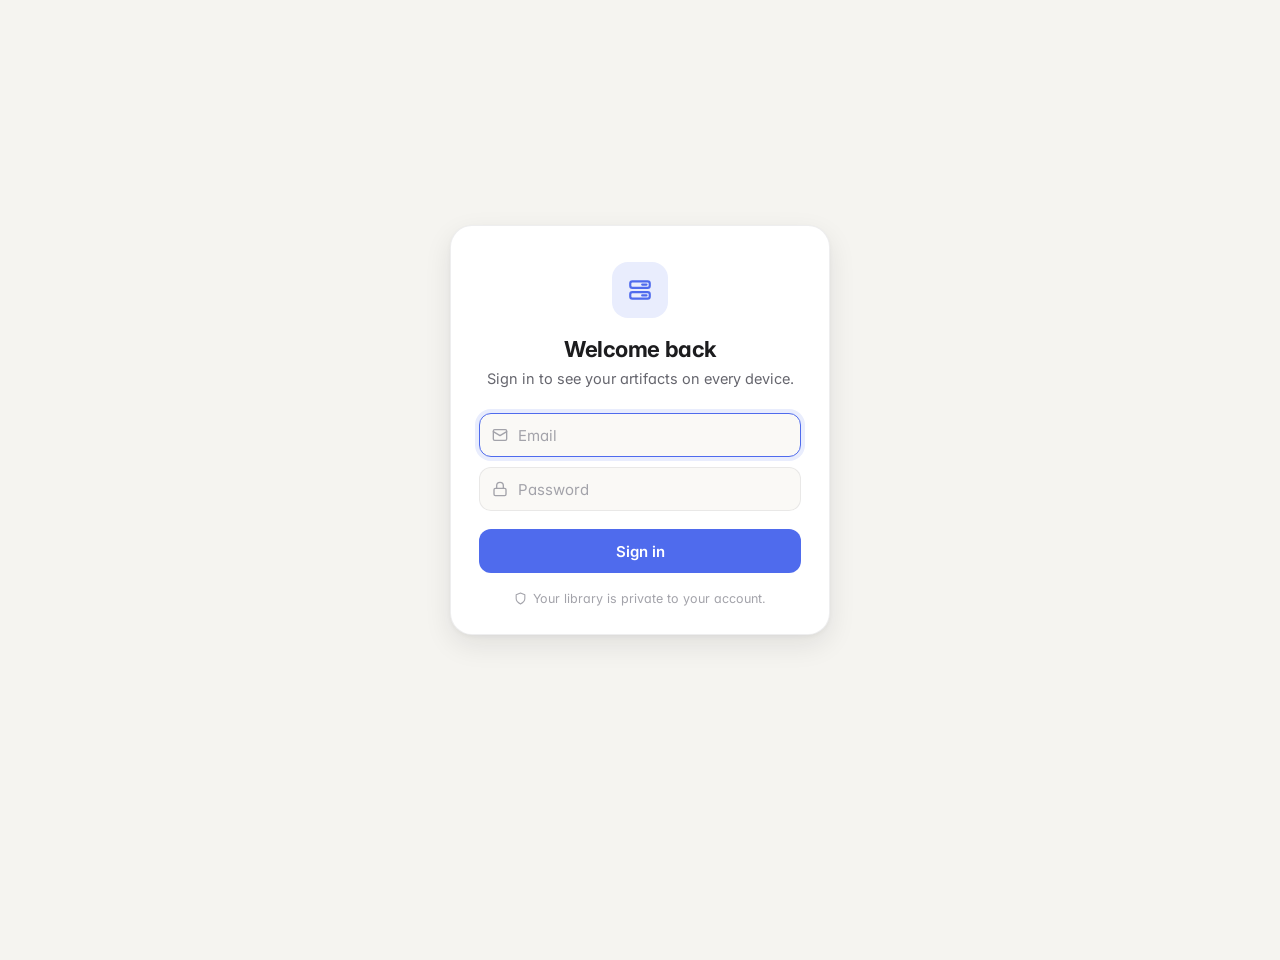
<file: index.html>
<!DOCTYPE html>
<html lang="en">
<head>
  <meta charset="UTF-8" />
  <meta name="viewport" content="width=device-width, initial-scale=1.0" />
  <title>Artifacts</title>
  <link rel="preconnect" href="https://fonts.googleapis.com" />
  <link rel="preconnect" href="https://fonts.gstatic.com" crossorigin />
  <link href="https://fonts.googleapis.com/css2?family=Inter:wght@400;500;600;700&display=swap" rel="stylesheet" />
  <link rel="stylesheet" href="styles.css" />
</head>
<body>
  <div class="page">
    <section class="login hidden" id="login-view">
      <form class="login-card" id="login-form" novalidate>
        <div class="login-logo" id="login-logo"></div>
        <h2>Welcome back</h2>
        <p class="lede">Sign in to see your artifacts on every device.</p>
        <div class="login-error" id="login-error" role="alert"></div>
        <label class="field">
          <span data-icon="mail"></span>
          <input type="email" id="login-email" placeholder="Email" autocomplete="username" />
        </label>
        <label class="field">
          <span data-icon="lock"></span>
          <input type="password" id="login-password" placeholder="Password" autocomplete="current-password" />
        </label>
        <button type="submit" class="btn primary" id="login-submit">Sign in</button>
        <p class="fine" id="login-fine"></p>
      </form>
    </section>

    <div class="hidden" id="app-view">
      <header class="app-header">
        <div>
          <h1>Artifacts</h1>
          <p class="subtitle" id="count-label"></p>
        </div>
        <div class="header-actions">
          <span class="sync synced" id="sync-status" role="status"></span>
          <button class="icon-btn" id="theme-toggle" aria-label="Toggle dark mode"></button>
          <button class="icon-btn" id="sign-out" aria-label="Sign out"></button>
        </div>
      </header>

      <form class="composer" id="composer" novalidate>
        <span data-icon="link"></span>
        <input type="url" id="url-input" placeholder="Paste a Claude artifact link…" autocomplete="off" aria-label="Artifact link" />
        <span class="hint"><kbd>Enter</kbd> to save</span>
        <button type="submit" class="btn primary" id="add-btn" disabled><span data-icon="plus"></span><span class="label">Save</span></button>
      </form>
      <div class="notice" id="notice" role="status"></div>

      <div class="tools hidden" id="tools">
        <div class="search" id="search">
          <span data-icon="search"></span>
          <input type="search" id="search-input" placeholder="Search by name…" autocomplete="off" enterkeyhint="search" aria-label="Search artifacts by name" />
          <span class="count" id="search-count" aria-live="polite"></span>
          <span class="hint"><kbd>/</kbd> to search</span>
          <button type="button" class="icon-btn clear" id="search-clear" aria-label="Clear search" title="Clear search"><span data-icon="x"></span></button>
        </div>
        <button type="button" class="sort-toggle" id="sort-toggle" role="switch" aria-checked="false"
                title="Sort by name, A to Z (off: newest first)">
          <span class="sort-label">A–Z</span><span class="switch" aria-hidden="true"></span>
        </button>
      </div>

      <main id="list" class="list"></main>
      <div class="no-results hidden" id="no-results">
        <span data-icon="search"></span>
        <h2 id="no-results-title">No matches</h2>
        <p>Try a different word, or check the spelling.</p>
        <button type="button" class="btn" id="no-results-clear">Clear search</button>
      </div>
      <div class="empty hidden" id="empty">
        <svg class="art" viewBox="0 0 132 110" aria-hidden="true">
          <rect x="14" y="18" width="104" height="24" rx="7" fill="var(--surface)" stroke="var(--border)" stroke-width="1.5"/>
          <rect x="22" y="26" width="40" height="5" rx="2.5" fill="var(--accent)" opacity="0.8"/>
          <rect x="84" y="22" width="30" height="16" rx="4" fill="var(--accent-soft)"/>
          <rect x="14" y="48" width="104" height="24" rx="7" fill="var(--surface)" stroke="var(--border)" stroke-width="1.5"/>
          <rect x="22" y="56" width="48" height="5" rx="2.5" fill="var(--text-3)" opacity="0.5"/>
          <rect x="84" y="52" width="30" height="16" rx="4" fill="var(--accent-soft)"/>
          <circle cx="104" cy="88" r="15" fill="var(--accent)"/>
          <path d="M104 81.5v13M97.5 88h13" stroke="#fff" stroke-width="3" stroke-linecap="round"/>
        </svg>
        <h2>Your library is empty</h2>
        <p>Paste a link to one of your shared Claude artifacts above. Its first slide becomes the picture, and you give it a name.</p>
      </div>
    </div>
  </div>

  <div class="toast" id="toast" role="status">
    <span>Link deleted</span>
    <button id="undo">Undo</button>
  </div>

  <script type="module" src="app.js"></script>
</body>
</html>
</file>
<file: styles.css>
/* ---------- Design tokens (same as the notes app) ---------- */
:root {
  --bg: #f5f4f0;
  --surface: #ffffff;
  --surface-2: #faf9f6;
  --text: #1c1c1e;
  --text-2: #66666e;
  --text-3: #a3a3aa;
  --border: rgba(20, 20, 30, 0.07);
  --accent: #4f6bed;
  --accent-hover: #3f5ae0;
  --accent-soft: #e9edfd;
  --danger: #e5484d;
  --danger-soft: #fdecec;
  --ok-fg: #1d7f46;
  --error-bg: #fde9e7; --error-fg: #c9372c;
  --shadow-sm: 0 1px 2px rgba(20, 20, 30, 0.04), 0 2px 8px rgba(20, 20, 30, 0.04);
  --shadow-md: 0 2px 4px rgba(20, 20, 30, 0.04), 0 10px 28px rgba(20, 20, 30, 0.09);
  --toast-bg: #1c1c1e;
  --toast-fg: #f5f5f7;
  --offline-bg: #fcf1d8; --offline-fg: #94650a;
  --ph-a: #eef1fd; --ph-b: #f6efe6;
  --shimmer: rgba(255, 255, 255, 0.6);
  --mark: #dce3ff;
  --switch-off: #d4d4da;
}
@media (prefers-color-scheme: dark) {
  :root:not([data-theme="light"]) {
    --bg: #131315;
    --surface: #1d1d20;
    --surface-2: #232327;
    --text: #ececef;
    --text-2: #a0a0a8;
    --text-3: #65656d;
    --border: rgba(255, 255, 255, 0.07);
    --accent: #7c93ff;
    --accent-hover: #93a6ff;
    --accent-soft: rgba(124, 147, 255, 0.15);
    --danger: #ff6b6b;
    --danger-soft: rgba(255, 107, 107, 0.14);
    --ok-fg: #6ee7a0;
    --error-bg: rgba(255, 107, 107, 0.15); --error-fg: #ff9187;
    --shadow-sm: 0 1px 2px rgba(0, 0, 0, 0.3);
    --shadow-md: 0 2px 6px rgba(0, 0, 0, 0.35), 0 12px 32px rgba(0, 0, 0, 0.4);
    --toast-bg: #2c2c31;
    --toast-fg: #f5f5f7;
    --offline-bg: rgba(245, 180, 60, 0.15); --offline-fg: #f2c46d;
    --ph-a: #20222c; --ph-b: #26232a;
    --shimmer: rgba(255, 255, 255, 0.06);
    --mark: rgba(124, 147, 255, 0.34);
    --switch-off: #46464d;
  }
}
:root[data-theme="dark"] {
  --bg: #131315;
  --surface: #1d1d20;
  --surface-2: #232327;
  --text: #ececef;
  --text-2: #a0a0a8;
  --text-3: #65656d;
  --border: rgba(255, 255, 255, 0.07);
  --accent: #7c93ff;
  --accent-hover: #93a6ff;
  --accent-soft: rgba(124, 147, 255, 0.15);
  --danger: #ff6b6b;
  --danger-soft: rgba(255, 107, 107, 0.14);
  --ok-fg: #6ee7a0;
  --error-bg: rgba(255, 107, 107, 0.15); --error-fg: #ff9187;
  --shadow-sm: 0 1px 2px rgba(0, 0, 0, 0.3);
  --shadow-md: 0 2px 6px rgba(0, 0, 0, 0.35), 0 12px 32px rgba(0, 0, 0, 0.4);
  --toast-bg: #2c2c31;
  --toast-fg: #f5f5f7;
  --offline-bg: rgba(245, 180, 60, 0.15); --offline-fg: #f2c46d;
  --ph-a: #20222c; --ph-b: #26232a;
  --shimmer: rgba(255, 255, 255, 0.06);
  --mark: rgba(124, 147, 255, 0.34);
  --switch-off: #46464d;
}

/* ---------- Base ---------- */
* { box-sizing: border-box; }
html { -webkit-text-size-adjust: 100%; }
body {
  margin: 0;
  font-family: "Inter", -apple-system, BlinkMacSystemFont, "Segoe UI", sans-serif;
  font-feature-settings: "cv11", "ss01";
  background: var(--bg);
  color: var(--text);
  -webkit-font-smoothing: antialiased;
  transition: background 0.3s ease, color 0.3s ease;
}
button, input { font: inherit; color: inherit; }
svg.icon { width: 18px; height: 18px; fill: none; stroke: currentColor; stroke-width: 2; stroke-linecap: round; stroke-linejoin: round; flex-shrink: 0; }

.page { max-width: 720px; margin: 0 auto; padding: 40px 16px 120px; }

/* ---------- Header ---------- */
.app-header { display: flex; align-items: flex-end; justify-content: space-between; gap: 12px; margin-bottom: 22px; }
.app-header h1 { font-size: 34px; font-weight: 700; letter-spacing: -0.025em; margin: 0; line-height: 1.1; }
.app-header .subtitle { margin: 6px 0 0; font-size: 14px; color: var(--text-2); font-weight: 500; }
.header-actions { display: flex; align-items: center; gap: 4px; }
.icon-btn {
  display: inline-grid; place-items: center;
  width: 36px; height: 36px; border-radius: 10px;
  border: none; background: transparent; color: var(--text-2); cursor: pointer;
  transition: background 0.15s ease, color 0.15s ease, transform 0.1s ease;
}
.icon-btn:hover { background: var(--surface); color: var(--text); box-shadow: var(--shadow-sm); }
.icon-btn:active { transform: scale(0.94); }

.sync {
  display: inline-flex; align-items: center; gap: 6px;
  height: 30px; padding: 0 11px; margin-right: 4px; border-radius: 999px;
  font-size: 12.5px; font-weight: 600; white-space: nowrap;
  background: var(--surface); border: 1px solid var(--border); color: var(--text-2);
  transition: color 0.2s ease, background 0.2s ease;
}
.sync svg.icon { width: 14px; height: 14px; stroke-width: 2.3; }
.sync.synced svg.icon { color: var(--ok-fg); }
.sync.syncing { color: var(--accent); }
.sync.syncing svg.icon { animation: spin 0.9s linear infinite; }
.sync.offline, .sync.error { background: var(--offline-bg); color: var(--offline-fg); border-color: transparent; }

/* ---------- Composer ---------- */
.composer {
  display: flex; align-items: center; gap: 10px;
  background: var(--surface); border-radius: 18px; padding: 8px 8px 8px 16px;
  box-shadow: var(--shadow-sm); border: 1px solid var(--border);
  transition: box-shadow 0.2s ease, border-color 0.2s ease;
}
.composer:focus-within { box-shadow: var(--shadow-md), 0 0 0 4px var(--accent-soft); border-color: transparent; }
.composer > svg.icon { color: var(--text-3); }
.composer input {
  flex: 1; min-width: 0; height: 40px; border: none; outline: none; background: transparent;
  font-size: 15.5px; color: var(--text);
}
.composer input::placeholder { color: var(--text-3); }
.hint { font-size: 12px; color: var(--text-3); white-space: nowrap; }
.hint kbd, .edit-hint kbd {
  font: inherit; font-size: 11px; font-weight: 600; color: var(--text-2);
  padding: 1px 5px; border-radius: 5px; background: var(--surface-2); border: 1px solid var(--border);
}
.btn {
  display: inline-flex; align-items: center; justify-content: center; gap: 6px;
  height: 40px; padding: 0 16px; border-radius: 12px; border: none;
  font-size: 14px; font-weight: 600; cursor: pointer; white-space: nowrap;
  transition: background 0.15s ease, transform 0.1s ease, opacity 0.15s ease;
}
.btn:active { transform: scale(0.97); }
.btn.primary { background: var(--accent); color: #fff; }
.btn.primary:hover { background: var(--accent-hover); }
.btn.primary:disabled { opacity: 0.4; cursor: default; transform: none; }
.btn svg.icon { width: 16px; height: 16px; stroke-width: 2.4; }

.notice {
  display: flex; align-items: center; gap: 8px;
  margin: 10px 4px 0; font-size: 13.5px; font-weight: 500; color: var(--text-2);
  min-height: 20px; opacity: 0; transition: opacity 0.2s ease;
}
.notice.show { opacity: 1; }
.notice svg.icon { width: 15px; height: 15px; }
.notice.error { color: var(--danger); }
.notice.info { color: var(--accent); }

/* ---------- Search (quieter than the composer: no shadow until focused) ---------- */
.search {
  display: flex; align-items: center; gap: 8px;
  margin-top: 2px; height: 42px; padding: 0 6px 0 14px; border-radius: 13px;
  background: var(--surface-2); border: 1px solid var(--border);
  transition: box-shadow 0.2s ease, border-color 0.2s ease, background 0.2s ease;
}
.search:focus-within { background: var(--surface); box-shadow: 0 0 0 4px var(--accent-soft); border-color: var(--accent); }
.search > svg.icon { width: 16px; height: 16px; color: var(--text-3); }
.search input {
  flex: 1; min-width: 0; height: 100%; border: none; outline: none; background: transparent;
  font-size: 14.5px; color: var(--text);
}
.search input::placeholder { color: var(--text-3); }
.search input::-webkit-search-cancel-button { display: none; }
.search .count { font-size: 12.5px; font-weight: 500; color: var(--text-3); white-space: nowrap; }
.search .count.none { color: var(--danger); }
.search .hint { margin-right: 6px; }
.search .clear { width: 30px; height: 30px; border-radius: 8px; }
.search .clear svg.icon { width: 15px; height: 15px; }
.search:not(.has-text) .clear, .search:not(.has-text) .count { display: none; }
.search.has-text .hint { display: none; }
@media (hover: none) { .search .hint { display: none; } } /* no "/" key on phones */

/* Search bar and the A–Z switch share one row */
.tools { display: flex; align-items: center; gap: 8px; margin-top: 2px; }
.tools .search { flex: 1; min-width: 0; margin-top: 0; }
.sort-toggle {
  display: inline-flex; align-items: center; gap: 9px; flex-shrink: 0;
  height: 42px; padding: 0 11px 0 13px; border-radius: 13px;
  background: var(--surface-2); border: 1px solid var(--border);
  font-size: 13px; font-weight: 600; color: var(--text-2); cursor: pointer;
  transition: color 0.15s ease, background 0.15s ease, transform 0.1s ease;
}
.sort-toggle:hover { background: var(--surface); color: var(--text); }
.sort-toggle:active { transform: scale(0.97); }
.sort-toggle:focus-visible { outline: none; box-shadow: 0 0 0 4px var(--accent-soft); border-color: var(--accent); }
.sort-toggle[aria-checked="true"] { color: var(--text); }
.switch {
  position: relative; width: 32px; height: 19px; border-radius: 999px;
  background: var(--switch-off); transition: background 0.2s ease;
}
.switch::after {
  content: ""; position: absolute; top: 2px; left: 2px; width: 15px; height: 15px; border-radius: 50%;
  background: #fff; box-shadow: 0 1px 2px rgba(0, 0, 0, 0.25);
  transition: transform 0.2s cubic-bezier(0.3, 0.9, 0.4, 1.2);
}
.sort-toggle[aria-checked="true"] .switch { background: var(--accent); }
.sort-toggle[aria-checked="true"] .switch::after { transform: translateX(13px); }

mark {
  background: var(--mark); color: inherit; border-radius: 4px;
  padding: 0 1px; box-shadow: 0 0 0 1px var(--mark);
}

.no-results { text-align: center; padding: 36px 20px 12px; animation: fade-in 0.3s ease; }
.no-results > svg.icon { width: 28px; height: 28px; color: var(--text-3); margin-bottom: 8px; }
.no-results h2 { margin: 0 0 4px; font-size: 16px; font-weight: 600; word-break: break-word; }
.no-results p { margin: 0 0 14px; font-size: 14px; color: var(--text-2); }
.no-results .btn { height: 34px; padding: 0 14px; font-size: 13px; background: var(--surface); border: 1px solid var(--border); color: var(--text); }
.no-results .btn:hover { color: var(--accent); }

/* ---------- The list: name on the left, screenshot on the right ---------- */
.list { display: flex; flex-direction: column; gap: 10px; margin-top: 12px; }

.row {
  position: relative; display: flex; align-items: center; gap: 18px;
  background: var(--surface); border: 1px solid var(--border); border-radius: 16px;
  padding: 12px 12px 12px 20px; box-shadow: var(--shadow-sm);
  transition: box-shadow 0.2s ease, transform 0.2s ease, opacity 0.3s ease;
}
.row:hover { box-shadow: var(--shadow-md); transform: translateY(-1px); }
.row:has(.row-link:focus-visible) { box-shadow: var(--shadow-md), 0 0 0 3px var(--accent); }

/* The whole row is one big link. The small buttons sit above it so they stay clickable. */
.row-link { position: absolute; inset: 0; z-index: 1; border-radius: inherit; outline: none; }
.row.editing .row-link { display: none; }

/* Left column */
.row-text { flex: 1; min-width: 0; align-self: stretch; display: flex; flex-direction: column; justify-content: center; }
.title {
  margin: 0; font-size: 16px; font-weight: 600; line-height: 1.4; letter-spacing: -0.01em; word-break: break-word;
  display: -webkit-box; -webkit-line-clamp: 3; -webkit-box-orient: vertical; overflow: hidden;
}
.title.untitled { color: var(--text-3); font-weight: 500; font-style: italic; }
.meta { margin-top: 4px; font-size: 12.5px; color: var(--text-3); font-variant-numeric: tabular-nums; }

.actions {
  position: relative; z-index: 2; display: flex; gap: 2px; margin: 6px 0 -6px -8px;
  opacity: 0; transition: opacity 0.15s ease;
}
.row:hover .actions, .row:focus-within .actions { opacity: 1; }
@media (hover: none) { .actions { opacity: 0.75; } }
.actions .icon-btn { width: 32px; height: 32px; border-radius: 9px; }
.actions .icon-btn:hover { background: var(--surface-2); box-shadow: none; }
.actions .icon-btn.danger:hover { background: var(--danger-soft); color: var(--danger); }
.actions .icon-btn.copied, .actions .icon-btn.copied:hover { color: var(--ok-fg); }
.actions .icon-btn.copied svg.icon { animation: pop 0.3s ease; }
.actions .icon-btn svg.icon { width: 16px; height: 16px; }
.actions .icon-btn:disabled { opacity: 0.4; cursor: default; }
.row.editing .actions { display: none; }

.title-input {
  position: relative; z-index: 2;
  width: 100%; height: 38px; padding: 0 12px; border-radius: 10px;
  border: 1px solid var(--accent); background: var(--surface-2); color: var(--text);
  font-size: 15px; font-weight: 600; box-shadow: 0 0 0 4px var(--accent-soft);
}
.title-input:focus { outline: none; }
.title-input::placeholder { color: var(--text-3); font-weight: 500; }
.edit-hint { margin-top: 7px; font-size: 12px; color: var(--text-3); }
.row.editing { box-shadow: var(--shadow-md), 0 0 0 4px var(--accent-soft); transform: none; }

/* Right column: the screenshot */
.thumb {
  position: relative; flex: 0 0 232px; aspect-ratio: 16 / 9;
  border-radius: 10px; overflow: hidden; background: var(--surface-2);
  border: 1px solid var(--border);
}
.thumb img {
  display: block; width: 100%; height: 100%;
  object-fit: cover; object-position: center bottom; /* trims claude.ai's grey top bar */
  transition: transform 0.4s ease; animation: fade-in 0.4s ease;
}
.row:hover .thumb img { transform: scale(1.03); }

.placeholder, .loading {
  position: absolute; inset: 0; display: flex; flex-direction: column; align-items: center; justify-content: center; gap: 7px;
  background: linear-gradient(135deg, var(--ph-a), var(--ph-b)); color: var(--text-2);
  font-size: 12.5px; font-weight: 500; text-align: center; animation: fade-in 0.3s ease;
}
.placeholder > svg.icon { width: 22px; height: 22px; color: var(--text-3); }
.placeholder .retry {
  position: relative; z-index: 2;
  display: inline-flex; align-items: center; gap: 5px; height: 28px; padding: 0 11px; border-radius: 999px;
  border: 1px solid var(--border); background: var(--surface); color: var(--text);
  font-size: 12px; font-weight: 600; cursor: pointer;
}
.placeholder .retry:hover { color: var(--accent); }
.placeholder .retry svg.icon { width: 13px; height: 13px; }
.loading { flex-direction: row; }
.loading::after {
  content: ""; position: absolute; inset: 0;
  background: linear-gradient(100deg, transparent 20%, var(--shimmer) 50%, transparent 80%);
  transform: translateX(-100%); animation: shimmer 1.4s ease-in-out infinite;
}
.loading svg.icon { width: 16px; height: 16px; animation: spin 0.9s linear infinite; color: var(--accent); }

/* Duplicate highlight */
.row.highlight { animation: highlight 1.8s ease; }
@keyframes highlight {
  0%, 100% { box-shadow: var(--shadow-sm); }
  15%, 55% { box-shadow: var(--shadow-md), 0 0 0 4px var(--accent); transform: scale(1.012); }
  35% { box-shadow: var(--shadow-md), 0 0 0 8px var(--accent-soft); transform: scale(1.012); }
}

/* ---------- Empty state ---------- */
.empty { text-align: center; padding: 48px 20px 20px; animation: fade-in 0.4s ease; }
.empty svg.art { width: 132px; height: 110px; margin-bottom: 14px; }
.empty h2 { margin: 0 0 6px; font-size: 18px; font-weight: 600; letter-spacing: -0.01em; }
.empty p { margin: 0 auto; max-width: 360px; font-size: 14.5px; color: var(--text-2); line-height: 1.5; }

/* ---------- Undo toast ---------- */
.toast {
  position: fixed; left: 50%; bottom: 24px; transform: translate(-50%, 20px); z-index: 10;
  display: flex; align-items: center; gap: 14px;
  background: var(--toast-bg); color: var(--toast-fg);
  padding: 10px 10px 10px 16px; border-radius: 14px; font-size: 14px; font-weight: 500;
  box-shadow: 0 10px 30px rgba(0, 0, 0, 0.25);
  opacity: 0; pointer-events: none; transition: opacity 0.25s ease, transform 0.25s cubic-bezier(0.2, 0.9, 0.3, 1.2);
  max-width: calc(100% - 32px);
}
.toast.show { opacity: 1; transform: translate(-50%, 0); pointer-events: auto; }
.toast button { background: rgba(255, 255, 255, 0.12); border: none; color: #fff; font-weight: 600; font-size: 13px; padding: 6px 12px; border-radius: 9px; cursor: pointer; }
.toast button:hover { background: rgba(255, 255, 255, 0.2); }

/* ---------- Login screen (same as the notes app) ---------- */
.login {
  min-height: calc(100vh - 100px); display: grid; place-items: center; padding: 20px 0 40px;
  animation: fade-in 0.35s ease;
}
.login-card {
  width: 100%; max-width: 380px; background: var(--surface);
  border: 1px solid var(--border); border-radius: 22px; box-shadow: var(--shadow-md);
  padding: 36px 28px 28px; text-align: center;
}
.login-logo {
  display: grid; place-items: center; width: 56px; height: 56px; margin: 0 auto 18px;
  border-radius: 16px; background: var(--accent-soft); color: var(--accent);
}
.login-logo svg.icon { width: 26px; height: 26px; }
.login h2 { margin: 0 0 6px; font-size: 22px; font-weight: 700; letter-spacing: -0.02em; }
.login .lede { margin: 0 0 24px; font-size: 14.5px; color: var(--text-2); line-height: 1.5; }
.field { position: relative; display: block; margin-bottom: 10px; text-align: left; }
.field svg.icon { position: absolute; left: 13px; top: 50%; transform: translateY(-50%); width: 16px; height: 16px; color: var(--text-3); pointer-events: none; }
.field input {
  width: 100%; height: 44px; padding: 0 14px 0 38px; border-radius: 12px;
  border: 1px solid var(--border); background: var(--surface-2); color: var(--text);
  font: inherit; font-size: 15px; transition: border-color 0.15s ease, box-shadow 0.15s ease;
}
.field input::placeholder { color: var(--text-3); }
.field input:focus { outline: none; border-color: var(--accent); box-shadow: 0 0 0 4px var(--accent-soft); }
.login .btn.primary { width: 100%; height: 44px; margin-top: 8px; font-size: 15px; border-radius: 12px; }
.login .btn.primary:disabled { opacity: 0.6; }
.login-error {
  display: none; align-items: center; gap: 8px; margin: 4px 0 10px; padding: 9px 12px; border-radius: 10px;
  background: var(--error-bg); color: var(--error-fg); font-size: 13px; font-weight: 500; text-align: left;
}
.login-error.show { display: flex; animation: fade-in 0.2s ease; }
.login-error svg.icon { width: 15px; height: 15px; }
.login .fine { margin: 18px 0 0; font-size: 12.5px; color: var(--text-3); display: flex; align-items: center; justify-content: center; gap: 6px; }
.login .fine svg.icon { width: 13px; height: 13px; }

/* ---------- Motion ---------- */
.enter { animation: enter 0.35s cubic-bezier(0.2, 0.9, 0.3, 1.1); }
.leaving { opacity: 0; transform: scale(0.97); pointer-events: none; }
@keyframes enter { from { opacity: 0; transform: translateY(-8px) scale(0.98); } to { opacity: 1; transform: none; } }
@keyframes fade-in { from { opacity: 0; } to { opacity: 1; } }
@keyframes spin { to { transform: rotate(360deg); } }
@keyframes pop { 50% { transform: scale(1.25); } }
@keyframes shimmer { to { transform: translateX(100%); } }
@media (prefers-reduced-motion: reduce) {
  *, *::before, *::after { animation-duration: 0.01ms !important; transition-duration: 0.01ms !important; }
}
.hidden { display: none !important; }

/* ---------- Phones: same row, smaller screenshot ---------- */
@media (max-width: 560px) {
  .row { gap: 12px; padding: 10px 10px 10px 14px; border-radius: 14px; }
  .thumb { flex-basis: 42%; border-radius: 8px; }
  .title { font-size: 15px; }
  .meta { font-size: 12px; }
  .placeholder > svg.icon, .ph-text { display: none; }
  .placeholder .retry { padding: 0 9px; }
}
@media (max-width: 480px) {
  .page { padding-top: 24px; }
  .app-header h1 { font-size: 28px; }
  .hint { display: none; }
  .sync .label { display: none; }
  .sync { padding: 0 8px; }
  .composer .btn .label { display: none; }
  .composer .btn { padding: 0 12px; }
  .login-card { padding: 30px 20px 22px; }
}
</file>
